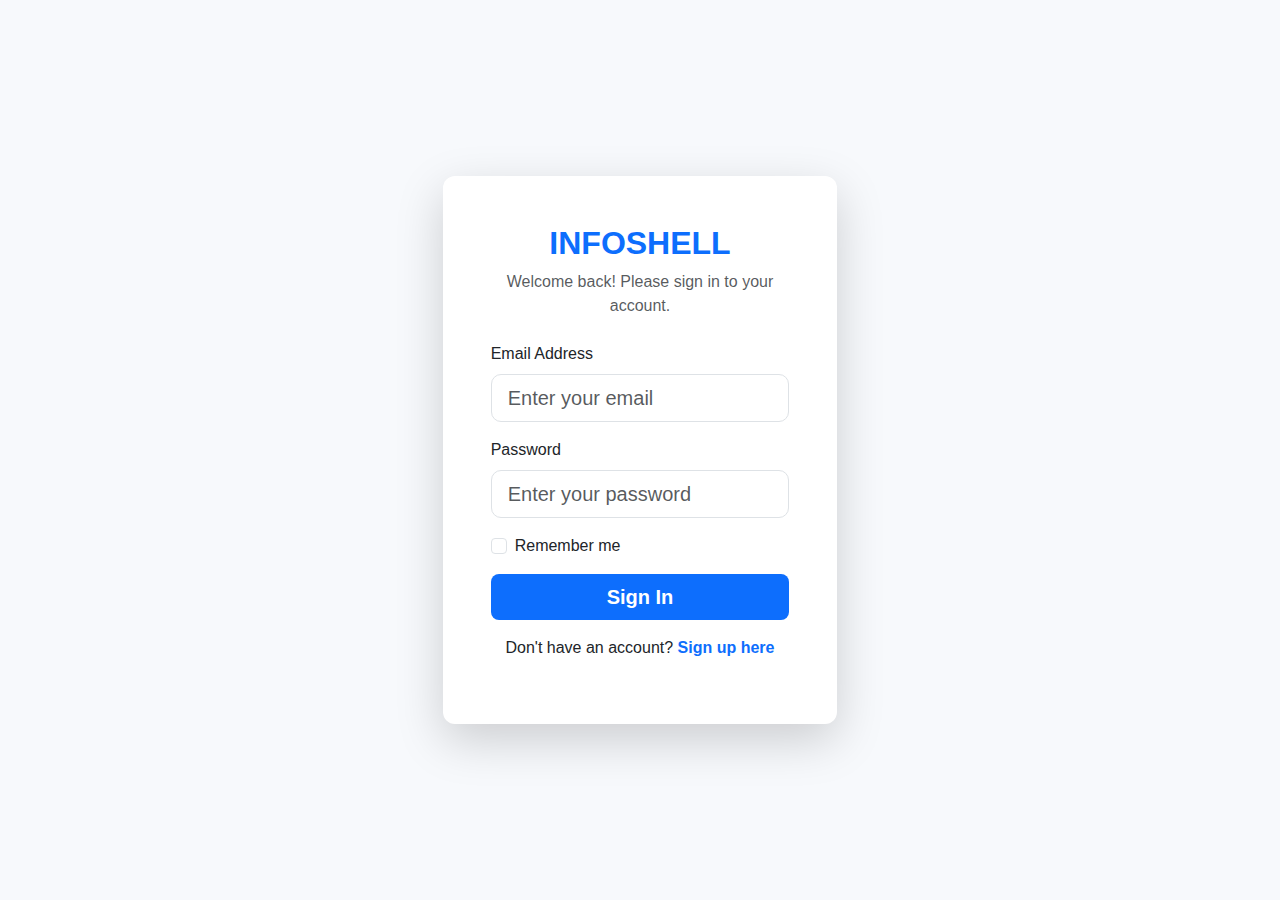
<file: index.html>
<!DOCTYPE html>
<html lang="en">
<head>
    <meta charset="UTF-8">
    <meta name="viewport" content="width=device-width, initial-scale=1.0">
    <title>INFOSHELL - Loading...</title>
    <link href="https://cdn.jsdelivr.net/npm/bootstrap@5.3.3/dist/css/bootstrap.min.css" rel="stylesheet">
    <link rel="stylesheet" href="styles.css">
</head>
<body>
    <div class="container-fluid vh-100 d-flex align-items-center justify-content-center">
        <div class="text-center">
            <div class="spinner-border text-primary" role="status" style="width: 3rem; height: 3rem;">
                <span class="visually-hidden">Loading...</span>
            </div>
            <h3 class="mt-3 text-primary">INFOSHELL</h3>
            <p class="text-muted">Checking authentication...</p>
        </div>
    </div>

    <script src="auth.js"></script>
    <script>
        // Redirect based on authentication status
        document.addEventListener('DOMContentLoaded', () => {
            if (checkAuth()) {
                window.location.href = 'main.html';
            } else {
                window.location.href = 'login.html';
            }
        });
    </script>
</body>
</html>
</file>
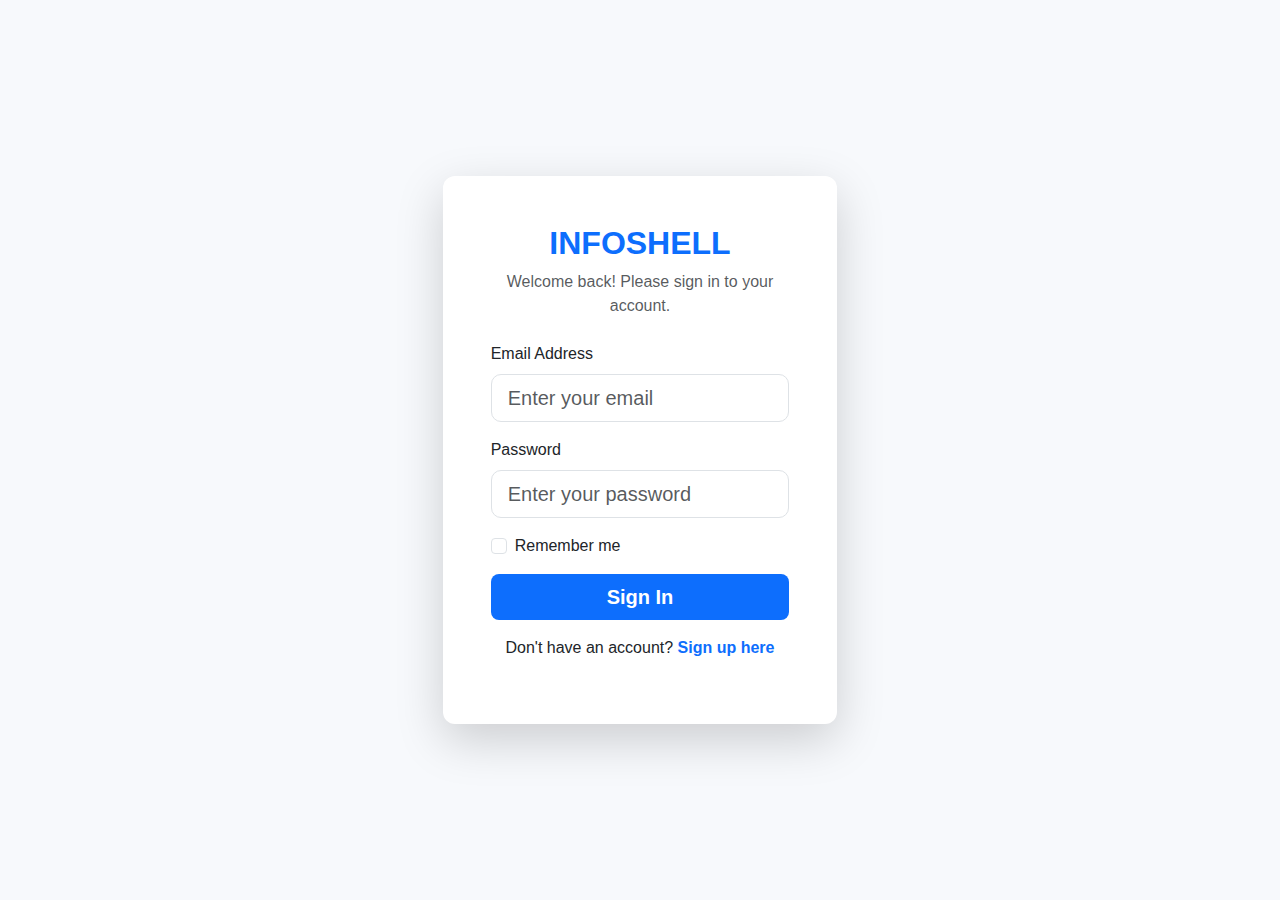
<file: about.html>
<!DOCTYPE html>
<html lang="en">
<head>
  <meta charset="UTF-8" />
  <meta name="viewport" content="width=device-width, initial-scale=1.0" />
  <title>About - INFOSHELL</title>
  <link href="https://cdn.jsdelivr.net/npm/bootstrap@5.3.3/dist/css/bootstrap.min.css" rel="stylesheet" />
  <link rel="stylesheet" href="styles.css" />
  <style>
    .hero-section {
      background: linear-gradient(135deg, rgba(102, 126, 234, 0.9), rgba(118, 75, 162, 0.9)), 
                  url('https://user-gen-media-assets.s3.amazonaws.com/gpt4o_images/a406b998-0759-4637-adfb-014c28c3beca.png') no-repeat center center/cover;
      color: white;
      padding: 120px 0;
      position: relative;
      overflow: hidden;
    }
    
    .hero-section::before {
      content: '';
      position: absolute;
      top: 0;
      left: 0;
      right: 0;
      bottom: 0;
      background: linear-gradient(45deg, rgba(0,0,0,0.1), rgba(255,255,255,0.1));
      pointer-events: none;
    }
    
    .hero-section .container {
      position: relative;
      z-index: 1;
    }
    
    .hero-section h1 {
      font-size: 3.5rem;
      font-weight: 700;
      margin-bottom: 1.5rem;
      text-shadow: 2px 2px 4px rgba(0,0,0,0.3);
    }
    
    .hero-section .lead {
      font-size: 1.4rem;
      font-weight: 300;
      text-shadow: 1px 1px 2px rgba(0,0,0,0.3);
    }
    
    .card-img-top {
      height: 120px;
      width: 120px;
      object-fit: contain;
      margin: 0 auto;
      display: block;
    }
    
    .card {
      transition: all 0.3s ease;
      border-radius: 15px;
      overflow: hidden;
    }
    
    .card:hover {
      transform: translateY(-10px);
      box-shadow: 0 15px 35px rgba(0,0,0,0.1);
    }
    
    .card-body {
      padding: 2rem;
    }
    
    .card-title {
      color: #667eea;
      font-weight: 600;
      margin-bottom: 1rem;
    }
    
    .carousel-item {
      min-height: 300px;
      padding: 3rem 2rem;
    }
    
    .blockquote {
      font-size: 1.3rem;
      font-style: italic;
      color: #2c3e50;
    }
    
    .blockquote-footer {
      font-size: 1rem;
      margin-top: 1rem;
    }
    
    .btn-primary {
      background: linear-gradient(45deg, #667eea, #764ba2);
      border: none;
      border-radius: 50px;
      padding: 0.75rem 2rem;
      transition: all 0.3s ease;
    }
    
    .btn-primary:hover {
      background: linear-gradient(45deg, #764ba2, #667eea);
      transform: translateY(-2px);
      box-shadow: 0 5px 15px rgba(0,0,0,0.2);
    }
    
    .section-divider {
      height: 4px;
      background: linear-gradient(90deg, #667eea, #764ba2);
      border: none;
      border-radius: 2px;
      width: 100px;
      margin: 0 auto 3rem;
    }
    
    .testimonial-section {
      background: linear-gradient(135deg, #f8f9fa, #e9ecef);
      position: relative;
    }
    
    .testimonial-section::before {
      content: '';
      position: absolute;
      top: 0;
      left: 0;
      right: 0;
      bottom: 0;
      background: url('data:image/svg+xml,<svg xmlns="http://www.w3.org/2000/svg" viewBox="0 0 100 100"><defs><pattern id="grain" width="100" height="100" patternUnits="userSpaceOnUse"><circle cx="50" cy="50" r="0.5" fill="%23ffffff" opacity="0.1"/></pattern></defs><rect width="100" height="100" fill="url(%23grain)"/></svg>');
      pointer-events: none;
    }
    
    .stats-section {
      background: linear-gradient(45deg, #667eea, #764ba2);
      color: white;
      padding: 4rem 0;
    }
    
    .stat-item {
      text-align: center;
      margin-bottom: 2rem;
    }
    
    .stat-number {
      font-size: 3rem;
      font-weight: 700;
      display: block;
    }
    
    .stat-label {
      font-size: 1.1rem;
      opacity: 0.9;
    }
    
    @media (max-width: 768px) {
      .hero-section h1 {
        font-size: 2.5rem;
      }
      
      .hero-section {
        padding: 80px 0;
      }
    }
  </style>
</head>
<body>
  <!-- Navbar -->
  <nav class="navbar navbar-expand-lg navbar-light bg-white shadow-sm sticky-top">
    <div class="container">
      <a class="navbar-brand fw-bold" href="main.html" style="color: #667eea; font-size: 1.5rem;">INFOSHELL</a>
      <button class="navbar-toggler" type="button" data-bs-toggle="collapse" data-bs-target="#navbarNav">
        <span class="navbar-toggler-icon"></span>
      </button>
      <div class="collapse navbar-collapse" id="navbarNav">
        <ul class="navbar-nav me-auto">
          <li class="nav-item"><a class="nav-link" href="main.html">Home</a></li>
          <li class="nav-item"><a class="nav-link active" href="about.html">About</a></li>
          <li class="nav-item"><a class="nav-link" href="contact.html">Contact</a></li>
        </ul>
        <ul class="navbar-nav">
          <li class="nav-item dropdown">
            <a class="nav-link dropdown-toggle" href="#" id="navbarDropdown" role="button" data-bs-toggle="dropdown">
              <span id="userWelcome">Welcome, User!</span>
            </a>
            <ul class="dropdown-menu dropdown-menu-end">
              <li><a class="dropdown-item" href="#" id="profileLink">Profile</a></li>
              <li><hr class="dropdown-divider" /></li>
              <li><a class="dropdown-item" href="#" id="logoutBtn">Logout</a></li>
            </ul>
          </li>
        </ul>
      </div>
    </div>
  </nav>

  <!-- Enhanced Hero Banner -->
  <section class="hero-section text-center">
    <div class="container">
      <h1 class="animate__animated animate__fadeInUp">About INFOSHELL</h1>
      <p class="lead mb-4 animate__animated animate__fadeInUp animate__delay-1s">
        Empowering innovation with responsive and intuitive web experiences that transform digital landscapes.
      </p>
      <p class="mb-4 animate__animated animate__fadeInUp animate__delay-2s" style="font-size: 1.1rem; opacity: 0.9;">
        We craft digital solutions that bridge the gap between technology and human experience.
      </p>
      <a href="#about-content" class="btn btn-primary btn-lg animate__animated animate__fadeInUp animate__delay-3s">
        Discover Our Story
      </a>
    </div>
  </section>

  <!-- Stats Section -->
  <section class="stats-section">
    <div class="container">
      <div class="row">
        <div class="col-md-3 col-6">
          <div class="stat-item">
            <span class="stat-number">50+</span>
            <span class="stat-label">Happy Clients</span>
          </div>
        </div>
        <div class="col-md-3 col-6">
          <div class="stat-item">
            <span class="stat-number">100+</span>
            <span class="stat-label">Projects Completed</span>
          </div>
        </div>
        <div class="col-md-3 col-6">
          <div class="stat-item">
            <span class="stat-number">5+</span>
            <span class="stat-label">Years Experience</span>
          </div>
        </div>
        <div class="col-md-3 col-6">
          <div class="stat-item">
            <span class="stat-number">24/7</span>
            <span class="stat-label">Support Available</span>
          </div>
        </div>
      </div>
    </div>
  </section>

  <!-- Enhanced About Info Cards -->
  <section class="py-5" id="about-content">
    <div class="container">
      <div class="text-center mb-5">
        <h2 class="display-5 fw-bold mb-3" style="color: #2c3e50;">What Drives Us Forward</h2>
        <hr class="section-divider">
        <p class="lead text-muted">Our foundation is built on three core principles that guide every project we undertake.</p>
      </div>
      
      <div class="row g-4">
        <div class="col-md-4">
          <div class="card border-0 shadow-sm text-center h-100">
            <div class="card-body">
              <img src="https://user-gen-media-assets.s3.amazonaws.com/gpt4o_images/2b5a998f-f281-4563-84fd-f871f925b3e0.png" 
                   class="card-img-top p-4" alt="Our Purpose" />
              <h4 class="card-title">Our Purpose</h4>
              <p class="card-text">We focus on creating user-friendly, responsive websites using Bootstrap 5 and modern technologies to meet evolving design needs and exceed client expectations.</p>
              <div class="mt-3">
                <small class="text-muted">
                  <i class="bi bi-target"></i> Goal-Oriented Solutions
                </small>
              </div>
            </div>
          </div>
        </div>
        
        <div class="col-md-4">
          <div class="card border-0 shadow-sm text-center h-100">
            <div class="card-body">
              <img src="https://user-gen-media-assets.s3.amazonaws.com/gpt4o_images/30a89bb8-9298-4fc2-9efb-9e492e130080.png" 
                   class="card-img-top p-4" alt="Our Approach" />
              <h4 class="card-title">Our Approach</h4>
              <p class="card-text">We combine clean coding practices with dynamic layouts and collaborative methodologies to deliver seamless user experiences that perform flawlessly across all devices.</p>
              <div class="mt-3">
                <small class="text-muted">
                  <i class="bi bi-puzzle"></i> Collaborative Excellence
                </small>
              </div>
            </div>
          </div>
        </div>
        
        <div class="col-md-4">
          <div class="card border-0 shadow-sm text-center h-100">
            <div class="card-body">
              <img src="https://user-gen-media-assets.s3.amazonaws.com/gpt4o_images/013b7bc5-cb38-4d68-bb43-6b837d3149c2.png" 
                   class="card-img-top p-4" alt="Our Values" />
              <h4 class="card-title">Our Values</h4>
              <p class="card-text">Integrity, innovation, and collaboration are at the heart of everything we build and deliver. We believe in transparent communication and sustainable solutions.</p>
              <div class="mt-3">
                <small class="text-muted">
                  <i class="bi bi-handshake"></i> Trust & Reliability
                </small>
              </div>
            </div>
          </div>
        </div>
      </div>
    </div>
  </section>

  <!-- Enhanced Testimonials Section -->
  <section class="testimonial-section py-5">
    <div class="container">
      <div class="text-center mb-5">
        <h2 class="display-5 fw-bold mb-3" style="color: #2c3e50;">What Our Clients Say</h2>
        <hr class="section-divider">
        <p class="lead text-muted">Real feedback from real clients who've experienced the INFOSHELL difference.</p>
      </div>
      
      <div id="testimonialCarousel" class="carousel slide" data-bs-ride="carousel" data-bs-interval="5000">
        <div class="carousel-indicators">
          <button type="button" data-bs-target="#testimonialCarousel" data-bs-slide-to="0" class="active"></button>
          <button type="button" data-bs-target="#testimonialCarousel" data-bs-slide-to="1"></button>
          <button type="button" data-bs-target="#testimonialCarousel" data-bs-slide-to="2"></button>
        </div>
        
        <div class="carousel-inner text-center">
          <div class="carousel-item active">
            <div class="container">
              <div class="row justify-content-center">
                <div class="col-lg-8">
                  <blockquote class="blockquote">
                    <p class="mb-4">"INFOSHELL delivered a beautiful website ahead of schedule. Their team is professional, detail-oriented, and truly understands modern web development. The responsive design works flawlessly across all our devices."</p>
                    <footer class="blockquote-footer">
                      <strong>Antony</strong>, CEO at <cite title="Company A">TechNova</cite>
                      <div class="mt-2">
                        <span class="text-warning">★★★★★</span>
                      </div>
                    </footer>
                  </blockquote>
                </div>
              </div>
            </div>
          </div>
          
          <div class="carousel-item">
            <div class="container">
              <div class="row justify-content-center">
                <div class="col-lg-8">
                  <blockquote class="blockquote">
                    <p class="mb-4">"We loved the responsiveness and clean design. Perfect for our brand! The Bootstrap 5 implementation was seamless, and the site loads incredibly fast. Our user engagement has increased by 40% since launch."</p>
                    <footer class="blockquote-footer">
                      <strong>G Shiva Sai</strong>, Marketing Director at <cite title="Company B">EduSpark</cite>
                      <div class="mt-2">
                        <span class="text-warning">★★★★★</span>
                      </div>
                    </footer>
                  </blockquote>
                </div>
              </div>
            </div>
          </div>
          
          <div class="carousel-item">
            <div class="container">
              <div class="row justify-content-center">
                <div class="col-lg-8">
                  <blockquote class="blockquote">
                    <p class="mb-4">"Their UI/UX understanding is top-notch. Highly recommended for any startup looking to make a strong digital impression. The collaborative approach and attention to detail exceeded our expectations completely."</p>
                    <footer class="blockquote-footer">
                      <strong>Priya S.</strong>, Founder at <cite title="Company C">HealthHive</cite>
                      <div class="mt-2">
                        <span class="text-warning">★★★★★</span>
                      </div>
                    </footer>
                  </blockquote>
                </div>
              </div>
            </div>
          </div>
        </div>
        
        <button class="carousel-control-prev" type="button" data-bs-target="#testimonialCarousel" data-bs-slide="prev">
          <span class="carousel-control-prev-icon" style="filter: invert(1);"></span>
          <span class="visually-hidden">Previous</span>
        </button>
        <button class="carousel-control-next" type="button" data-bs-target="#testimonialCarousel" data-bs-slide="next">
          <span class="carousel-control-next-icon" style="filter: invert(1);"></span>
          <span class="visually-hidden">Next</span>
        </button>
      </div>
    </div>
  </section>

  <!-- Call to Action Section -->
  <section class="py-5">
    <div class="container">
      <div class="row justify-content-center">
        <div class="col-lg-8 text-center">
          <h2 class="display-6 fw-bold mb-4" style="color: #2c3e50;">Ready to Start Your Project?</h2>
          <p class="lead text-muted mb-4">
            Let's collaborate to bring your vision to life with cutting-edge web solutions that deliver results.
          </p>
          <div class="d-flex flex-column flex-sm-row gap-3 justify-content-center">
            <a href="contact.html" class="btn btn-primary btn-lg px-4">Get Started Today</a>
            <a href="#" class="btn btn-outline-primary btn-lg px-4">View Our Portfolio</a>
          </div>
        </div>
      </div>
    </div>
  </section>

  <!-- Footer -->
  <footer class="bg-dark text-white text-center py-4">
    <div class="container">
      <div class="row">
        <div class="col-md-6 text-md-start">
          <p class="mb-0">&copy; 2025 INFOSHELL. All rights reserved.</p>
        </div>
        <div class="col-md-6 text-md-end">
          <div class="social-links">
            <a href="#" class="text-white me-3"><i class="bi bi-linkedin"></i></a>
            <a href="#" class="text-white me-3"><i class="bi bi-twitter"></i></a>
            <a href="#" class="text-white me-3"><i class="bi bi-github"></i></a>
            <a href="#" class="text-white"><i class="bi bi-envelope"></i></a>
          </div>
        </div>
      </div>
    </div>
  </footer>

  <!-- Scripts -->
  <script src="https://cdn.jsdelivr.net/npm/bootstrap@5.3.3/dist/js/bootstrap.bundle.min.js"></script>
  <script src="auth.js"></script>
  <script src="scripts.js"></script>
  
  <!-- Add smooth scrolling and animation effects -->
  <script>
    // Smooth scrolling for anchor links
    document.querySelectorAll('a[href^="#"]').forEach(anchor => {
      anchor.addEventListener('click', function (e) {
        e.preventDefault();
        document.querySelector(this.getAttribute('href')).scrollIntoView({
          behavior: 'smooth'
        });
      });
    });

    // Add scroll-triggered animations
    const observerOptions = {
      threshold: 0.1,
      rootMargin: '0px 0px -50px 0px'
    };

    const observer = new IntersectionObserver((entries) => {
      entries.forEach(entry => {
        if (entry.isIntersecting) {
          entry.target.style.opacity = '1';
          entry.target.style.transform = 'translateY(0)';
        }
      });
    }, observerOptions);

    // Observe cards for animation
    document.querySelectorAll('.card').forEach(card => {
      card.style.opacity = '0';
      card.style.transform = 'translateY(30px)';
      card.style.transition = 'opacity 0.6s ease, transform 0.6s ease';
      observer.observe(card);
    });
  </script>
</body>
</html>
</file>
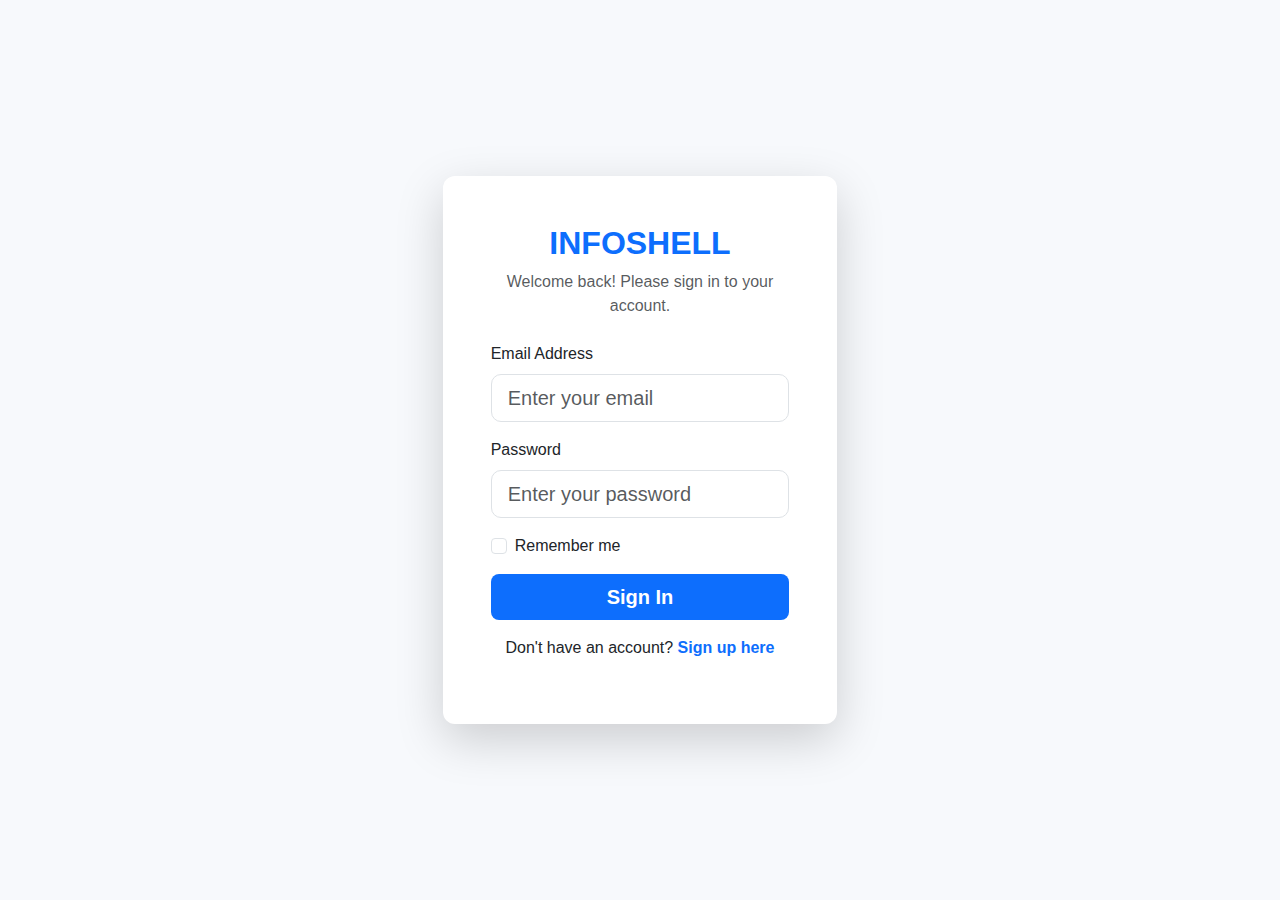
<file: contact.html>
<!DOCTYPE html>
<html lang="en">
<head>
  <meta charset="UTF-8" />
  <meta name="viewport" content="width=device-width, initial-scale=1.0"/>
  <title>Contact - INFOSHELL</title>
  <link href="https://cdn.jsdelivr.net/npm/bootstrap@5.3.3/dist/css/bootstrap.min.css" rel="stylesheet"/>
  <link rel="stylesheet" href="styles.css" />
  <style>
    .hero-contact {
      background: linear-gradient(135deg, rgba(102, 126, 234, 0.9), rgba(118, 75, 162, 0.9)), 
                  url('https://user-gen-media-assets.s3.amazonaws.com/gpt4o_images/992b52ef-5259-4c26-89ed-f96125fbe9da.png') no-repeat center center/cover;
      color: white;
      padding: 100px 0;
      position: relative;
    }

    .hero-contact::before {
      content: '';
      position: absolute;
      top: 0;
      left: 0;
      right: 0;
      bottom: 0;
      background: linear-gradient(45deg, rgba(0,0,0,0.1), rgba(255,255,255,0.1));
      pointer-events: none;
    }

    .hero-contact .container {
      position: relative;
      z-index: 1;
    }

    .hero-contact h1 {
      font-size: 3rem;
      font-weight: bold;
    }

    .card-hover {
      transition: all 0.3s ease;
      border-radius: 15px;
    }

    .card-hover:hover {
      transform: translateY(-5px);
      box-shadow: 0 10px 25px rgba(0,0,0,0.1);
    }

    .form-control, textarea {
      border-radius: 10px;
    }

    .btn-primary {
      background: linear-gradient(45deg, #667eea, #764ba2);
      border: none;
      border-radius: 50px;
    }

    .btn-primary:hover {
      background: linear-gradient(45deg, #764ba2, #667eea);
      transform: translateY(-2px);
      box-shadow: 0 5px 15px rgba(0,0,0,0.2);
    }
  </style>
</head>
<body>
  <!-- Navbar -->
  <nav class="navbar navbar-expand-lg navbar-light bg-white shadow-sm sticky-top">
    <div class="container">
      <a class="navbar-brand fw-bold" href="main.html" style="color: #667eea; font-size: 1.5rem;">INFOSHELL</a>
      <button class="navbar-toggler" type="button" data-bs-toggle="collapse" data-bs-target="#navbarNav">
        <span class="navbar-toggler-icon"></span>
      </button>
      <div class="collapse navbar-collapse" id="navbarNav">
        <ul class="navbar-nav me-auto">
          <li class="nav-item"><a class="nav-link" href="main.html">Home</a></li>
          <li class="nav-item"><a class="nav-link" href="about.html">About</a></li>
          <li class="nav-item"><a class="nav-link active" href="contact.html">Contact</a></li>
        </ul>
        <ul class="navbar-nav">
          <li class="nav-item dropdown">
            <a class="nav-link dropdown-toggle" href="#" id="navbarDropdown" role="button" data-bs-toggle="dropdown">
              <span id="userWelcome">Welcome, User!</span>
            </a>
            <ul class="dropdown-menu dropdown-menu-end">
              <li><a class="dropdown-item" href="#" id="profileLink">Profile</a></li>
              <li><hr class="dropdown-divider" /></li>
              <li><a class="dropdown-item" href="#" id="logoutBtn">Logout</a></li>
            </ul>
          </li>
        </ul>
      </div>
    </div>
  </nav>

  <!-- Hero Section -->
  <section class="hero-contact text-center">
    <div class="container">
      <h1 class="animate__animated animate__fadeInUp">Get in Touch</h1>
      <p class="lead animate__animated animate__fadeInUp animate__delay-1s">We'd love to hear from you. Reach out and we'll respond as soon as we can.</p>
    </div>
  </section>

  <!-- Contact Form & Map -->
  <section class="py-5">
    <div class="container py-5">
      <div class="row g-5">
        <!-- Contact Form -->
        <div class="col-lg-6">
          <h2 class="mb-4" style="color: #2c3e50;">Send Us a Message</h2>
          <form id="contactForm">
            <div class="mb-3">
              <label for="name" class="form-label">Name</label>
              <input type="text" class="form-control" id="name" placeholder="Your Name" required />
            </div>
            <div class="mb-3">
              <label for="email" class="form-label">Email</label>
              <input type="email" class="form-control" id="email" placeholder="Your Email" required />
            </div>
            <div class="mb-3">
              <label for="message" class="form-label">Message</label>
              <textarea class="form-control" id="message" rows="5" placeholder="Your Message" required></textarea>
            </div>
            <button type="submit" class="btn btn-primary w-100">Send Message</button>
          </form>
        </div>

        <!-- Embedded Map -->
        <div class="col-lg-6">
          <h2 class="mb-4" style="color: #2c3e50;">Find Us Here</h2>
          <div class="ratio ratio-4x3 shadow rounded">
            <iframe
              src="https://www.google.com/maps/embed?pb=!1m18!1m12!1m3!1d387190.2798896496!2d-74.25987568760767!3d40.69767006365347!2m3!1f0!2f0!3f0!3m2!1i1024!2i768!4f13.1!3m3!1m2!1s0x89c250bd7c07ff7f%3A0xe5ffb2d6c40f6b5b!2sNew%20York%2C%20USA!5e0!3m2!1sen!2sin!4v1691661189090!5m2!1sen!2sin"
              width="600"
              height="450"
              style="border:0;"
              allowfullscreen=""
              loading="lazy"
              referrerpolicy="no-referrer-when-downgrade"></iframe>
          </div>
        </div>
      </div>
    </div>
  </section>

  <!-- Contact Options Section -->
  <section class="py-5 bg-light">
    <div class="container">
      <div class="text-center mb-5">
        <h2 class="mb-3" style="color: #2c3e50;">Why Reach Out to Us?</h2>
        <p class="lead text-muted">Our team is dedicated to providing exceptional service. By contacting us, you can:</p>
      </div>

      <div class="row g-4">
        <!-- Call Us -->
        <div class="col-md-4">
          <div class="p-4 border rounded h-100 text-center card-hover">
            <div class="display-6 mb-2">📞</div>
            <h5>Call Us</h5>
            <p>+91 98765 43210</p>
            <small class="text-muted">Available Mon–Sat, 9AM–6PM</small>
          </div>
        </div>

        <!-- Email Us -->
        <div class="col-md-4">
          <div class="p-4 border rounded h-100 text-center card-hover">
            <div class="display-6 mb-2">📧</div>
            <h5>Email Us</h5>
            <p>support@InfosheSolutions.com</p>
            <small class="text-muted">We reply within 24 hours</small>
          </div>
        </div>

        <!-- Visit Us -->
        <div class="col-md-4">
          <div class="p-4 border rounded h-100 text-center card-hover">
            <div class="display-6 mb-2">📍</div>
            <h5>Visit Us</h5>
            <p>123 Main Street, Hyderabad, India</p>
            <small class="text-muted">We're happy to welcome you</small>
          </div>
        </div>
      </div>
    </div>
  </section>

  <!-- Footer -->
  <footer class="bg-dark text-white text-center py-4">
    <div class="container">
      <div class="row">
        <div class="col-md-6 text-md-start">
          <p class="mb-0">&copy; 2025 INFOSHELL. All rights reserved.</p>
        </div>
        <div class="col-md-6 text-md-end">
          <div class="social-links">
            <a href="#" class="text-white me-3"><i class="bi bi-linkedin"></i></a>
            <a href="#" class="text-white me-3"><i class="bi bi-twitter"></i></a>
            <a href="#" class="text-white me-3"><i class="bi bi-github"></i></a>
            <a href="#" class="text-white"><i class="bi bi-envelope"></i></a>
          </div>
        </div>
      </div>
    </div>
  </footer>

  <!-- Scripts -->
  <script src="https://cdn.jsdelivr.net/npm/bootstrap@5.3.3/dist/js/bootstrap.bundle.min.js"></script>
  <script src="auth.js"></script>
  <script src="scripts.js"></script>
</body>
</html>
</file>
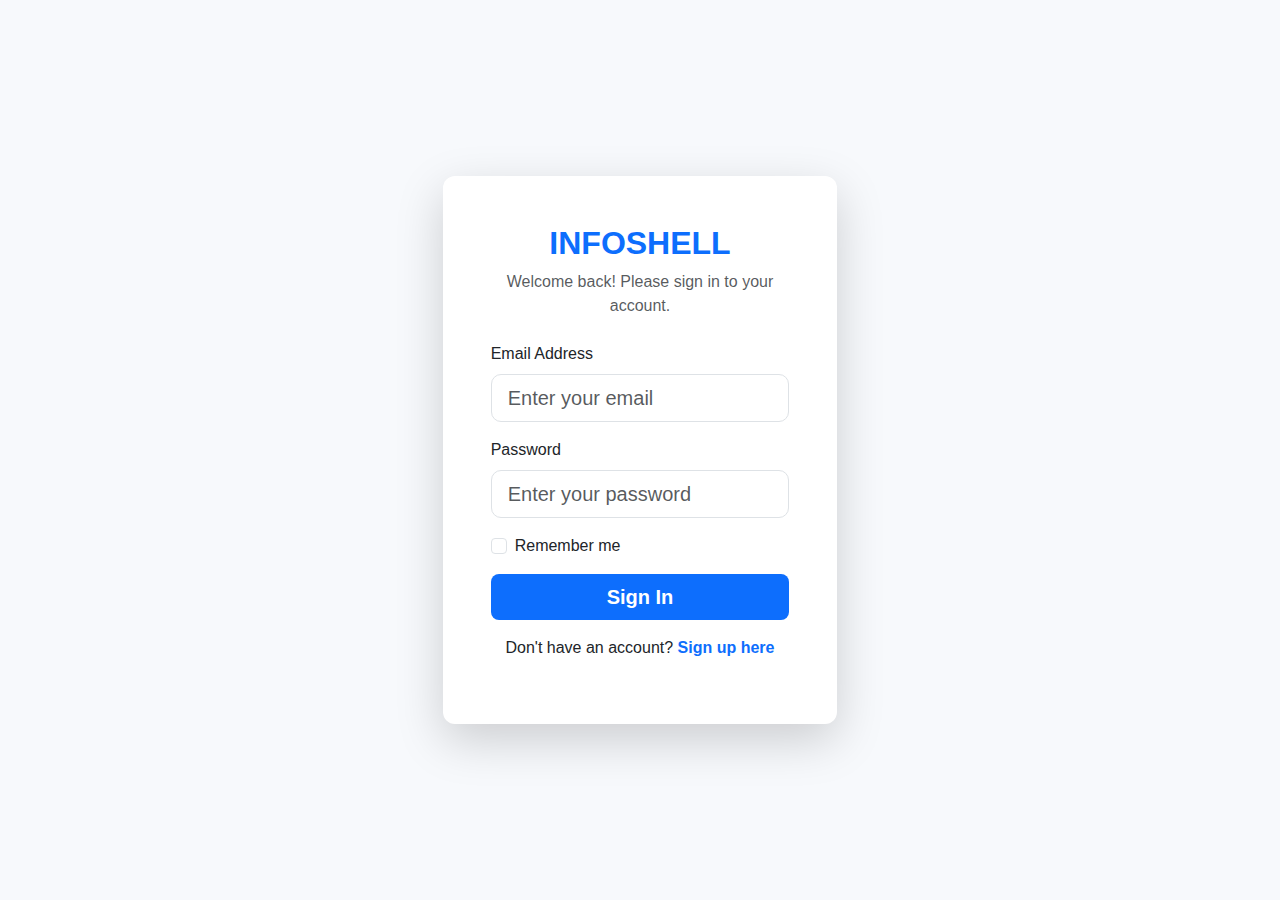
<file: login.html>
<!DOCTYPE html>
<html lang="en">
<head>
    <meta charset="UTF-8">
    <meta name="viewport" content="width=device-width, initial-scale=1.0">
    <title>INFOSHELL - Login</title>
    <link href="https://cdn.jsdelivr.net/npm/bootstrap@5.3.3/dist/css/bootstrap.min.css" rel="stylesheet">
    <link rel="stylesheet" href="styles.css">
</head>
<body>
    <div class="container-fluid vh-100 d-flex align-items-center justify-content-center">
        <div class="row w-100 justify-content-center">
            <div class="col-lg-4 col-md-6 col-sm-8">
                <div class="card border-0 shadow-lg">
                    <div class="card-body p-5">
                        <div class="text-center mb-4">
                            <h2 class="fw-bold text-primary">INFOSHELL</h2>
                            <p class="text-muted">Welcome back! Please sign in to your account.</p>
                        </div>

                        <form id="loginForm">
                            <div class="mb-3">
                                <label for="loginEmail" class="form-label">Email Address</label>
                                <input type="email" class="form-control form-control-lg" id="loginEmail" placeholder="Enter your email" required>
                            </div>

                            <div class="mb-3">
                                <label for="loginPassword" class="form-label">Password</label>
                                <input type="password" class="form-control form-control-lg" id="loginPassword" placeholder="Enter your password" required>
                            </div>

                            <div class="mb-3 form-check">
                                <input type="checkbox" class="form-check-input" id="rememberMe">
                                <label class="form-check-label" for="rememberMe">
                                    Remember me
                                </label>
                            </div>

                            <button type="submit" class="btn btn-primary btn-lg w-100 mb-3">Sign In</button>

                            <div class="text-center">
                                <p class="mb-0">Don't have an account? 
                                    <a href="signup.html" class="text-decoration-none fw-bold">Sign up here</a>
                                </p>
                            </div>
                        </form>

                        <div id="loginMessage" class="mt-3"></div>
                    </div>
                </div>
            </div>
        </div>
    </div>

    <script src="https://cdn.jsdelivr.net/npm/bootstrap@5.3.3/dist/js/bootstrap.bundle.min.js"></script>
    <script src="auth.js"></script>
</body>
</html>
</file>
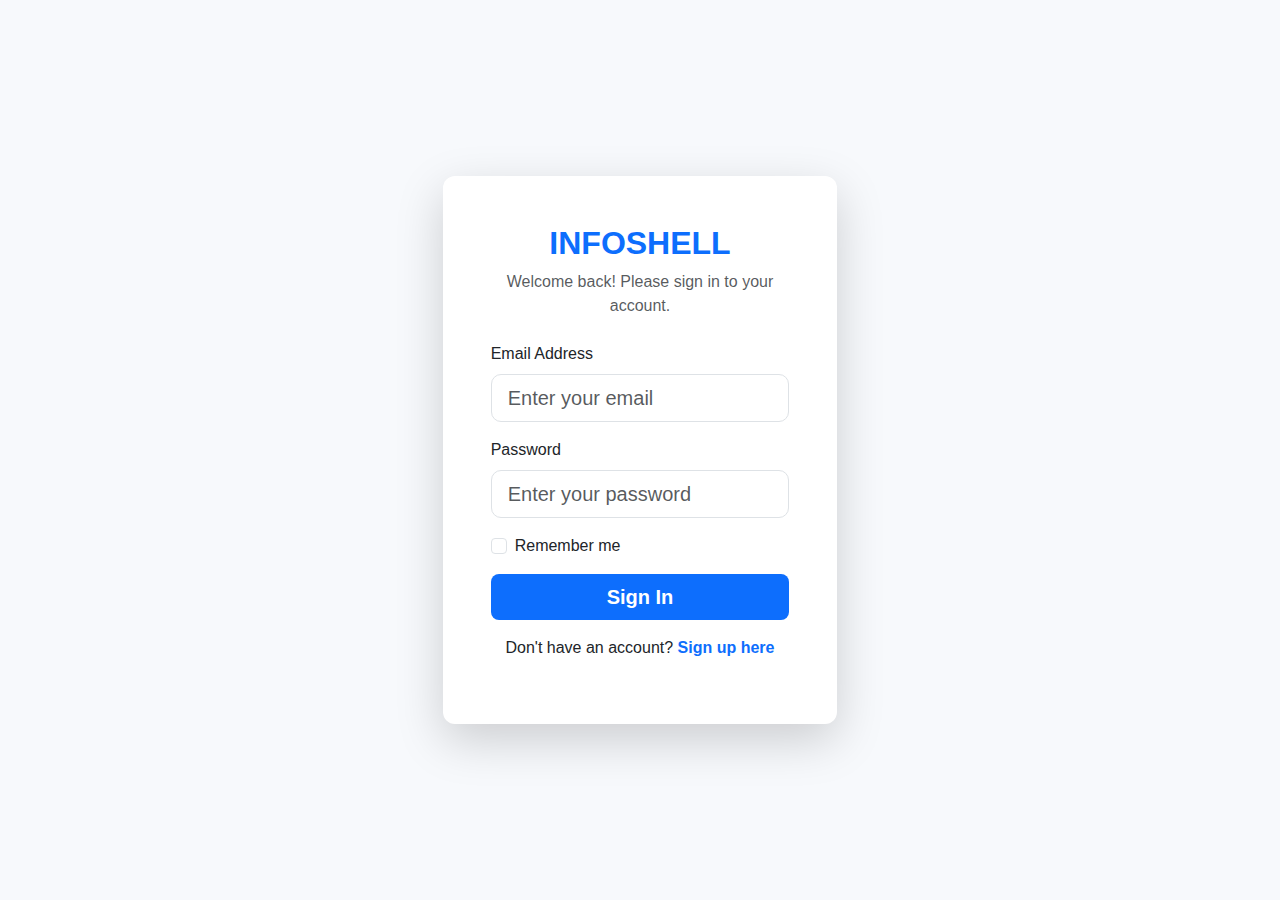
<file: main.html>
<!DOCTYPE html>
<html lang="en">
<head>
    <meta charset="UTF-8">
    <meta name="viewport" content="width=device-width, initial-scale=1.0">
    <title>Modern Bootstrap - Home</title>
    <link href="https://cdn.jsdelivr.net/npm/bootstrap@5.3.3/dist/css/bootstrap.min.css" rel="stylesheet">
    <link rel="stylesheet" href="styles.css">
</head>
<body>
    <nav class="navbar navbar-expand-lg navbar-light bg-white shadow-sm">
        <div class="container">
            <a class="navbar-brand" href="main.html">INFOSHELL</a>
            <button class="navbar-toggler" type="button" data-bs-toggle="collapse" data-bs-target="#navbarNav" aria-controls="navbarNav" aria-expanded="false" aria-label="Toggle navigation">
                <span class="navbar-toggler-icon"></span>
            </button>
            <div class="collapse navbar-collapse" id="navbarNav">
                <ul class="navbar-nav me-auto">
                    <li class="nav-item"><a class="nav-link active" href="main.html">Home</a></li>
                    <li class="nav-item"><a class="nav-link" href="about.html">About</a></li>
                    <li class="nav-item"><a class="nav-link" href="contact.html">Contact</a></li>
                </ul>
                <ul class="navbar-nav">
                    <li class="nav-item dropdown">
                        <a class="nav-link dropdown-toggle" href="#" id="navbarDropdown" role="button" data-bs-toggle="dropdown" aria-expanded="false">
                            <span id="userWelcome">Welcome, User!</span>
                        </a>
                        <ul class="dropdown-menu dropdown-menu-end" aria-labelledby="navbarDropdown">
                            <li><a class="dropdown-item" href="#" id="profileLink">Profile</a></li>
                            <li><hr class="dropdown-divider"></li>
                            <li><a class="dropdown-item" href="#" id="logoutBtn">Logout</a></li>
                        </ul>
                    </li>
                </ul>
            </div>
        </div>
    </nav>

    <!-- Updated Hero Section with New Background -->
    <section class="hero text-white text-center d-flex align-items-center position-relative" style="min-height: 60vh;">
        <!-- Background Image -->
        <div class="position-absolute w-100 h-100" 
             style="background: linear-gradient(135deg, #667eea 0%, #764ba2 100%), 
                    url('https://user-gen-media-assets.s3.amazonaws.com/gpt4o_images/ff2cab29-a63d-4cd5-a181-35ef42098764.png') center/cover no-repeat; 
                    background-blend-mode: overlay; 
                    opacity: 0.9;">
        </div>
        <!-- Content -->
        <div class="container py-5 position-relative" style="background-color: rgba(0, 0, 0, 0.4); border-radius: 15px; backdrop-filter: blur(10px);">
            <h1 class="display-4 fw-bold mb-4">Welcome to INFOSHELL</h1>
            <p class="lead mb-4">A sleek, responsive website crafted with Bootstrap 5</p>
            <p class="mb-4">Experience modern web development with cutting-edge design and seamless functionality</p>
            <a href="#features" class="btn btn-primary btn-lg mt-3 px-5 py-3">Learn More</a>
        </div>
    </section>

    <section id="features" class="py-5">
        <div class="container">
            <h2 class="text-center mb-5">Our Features</h2>
            <div class="row g-4">
                <!-- Updated Responsive Card with New Image -->
                <div class="col-md-4">
                    <div class="card h-100 border-0 shadow-sm text-center card-hover">
                        <div class="card-img-container p-4" style="background: linear-gradient(45deg, #f8f9fa, #e9ecef);">
                            <img src="https://user-gen-media-assets.s3.amazonaws.com/gpt4o_images/0653baad-6d51-4a65-862b-7bfd3eb15d1b.png" 
                                 class="card-img-top" 
                                 alt="Responsive Design" 
                                 style="width: 96px; height: 96px; object-fit: contain; margin: 0 auto; display: block;">
                        </div>
                        <div class="card-body">
                            <h5 class="card-title fw-bold text-primary">Responsive</h5>
                            <p class="card-text">Adapts perfectly to any device or screen size with fluid layouts and optimized performance.</p>
                            <div class="mt-3">
                                <small class="text-muted">
                                    <i class="bi bi-check-circle text-success"></i> Mobile-First Design
                                </small>
                            </div>
                        </div>
                    </div>
                </div>
                
                <div class="col-md-4">
                    <div class="card h-100 border-0 shadow-sm text-center card-hover">
                        <div class="card-img-container p-4" style="background: linear-gradient(45deg, #f8f9fa, #e9ecef);">
                            <img src="https://img.icons8.com/fluency/96/design.png" 
                                 class="card-img-top" 
                                 alt="Modern Design"
                                 style="width: 96px; height: 96px; object-fit: contain; margin: 0 auto; display: block;">
                        </div>
                        <div class="card-body">
                            <h5 class="card-title fw-bold text-primary">Modern Design</h5>
                            <p class="card-text">Clean and visually appealing UI that follows the latest design trends and user experience principles.</p>
                            <div class="mt-3">
                                <small class="text-muted">
                                    <i class="bi bi-palette text-warning"></i> Contemporary Aesthetics
                                </small>
                            </div>
                        </div>
                    </div>
                </div>
                
                <div class="col-md-4">
                    <div class="card h-100 border-0 shadow-sm text-center card-hover">
                        <div class="card-img-container p-4" style="background: linear-gradient(45deg, #f8f9fa, #e9ecef);">
                            <img src="https://img.icons8.com/fluency/96/speed.png" 
                                 class="card-img-top" 
                                 alt="Fast & Simple"
                                 style="width: 96px; height: 96px; object-fit: contain; margin: 0 auto; display: block;">
                        </div>
                        <div class="card-body">
                            <h5 class="card-title fw-bold text-primary">Fast & Simple</h5>
                            <p class="card-text">Optimized for performance and ease of use with lightning-fast load times and intuitive navigation.</p>
                            <div class="mt-3">
                                <small class="text-muted">
                                    <i class="bi bi-lightning text-info"></i> Lightning Speed
                                </small>
                            </div>
                        </div>
                    </div>
                </div>
            </div>
        </div>
    </section>

    <footer class="bg-dark text-white text-center py-4">
        <div class="container">
            <p class="mb-0">&copy; 2025 INFOSHELL. All rights reserved.</p>
        </div>
    </footer>

    <script src="https://cdn.jsdelivr.net/npm/bootstrap@5.3.3/dist/js/bootstrap.bundle.min.js"></script>
    <script src="auth.js"></script>
    <script src="scripts.js"></script>

    <style>
        .card-hover {
            transition: all 0.3s ease;
        }
        
        .card-hover:hover {
            transform: translateY(-5px);
            box-shadow: 0 8px 25px rgba(0,0,0,0.15) !important;
        }
        
        .hero {
            position: relative;
            overflow: hidden;
        }
        
        .card-img-container {
            border-radius: 15px 15px 0 0;
        }
        
        .btn-primary {
            background: linear-gradient(45deg, #667eea, #764ba2);
            border: none;
            border-radius: 50px;
            transition: all 0.3s ease;
        }
        
        .btn-primary:hover {
            background: linear-gradient(45deg, #764ba2, #667eea);
            transform: translateY(-2px);
            box-shadow: 0 5px 15px rgba(0,0,0,0.2);
        }
    </style>
</body>
</html>
</file>
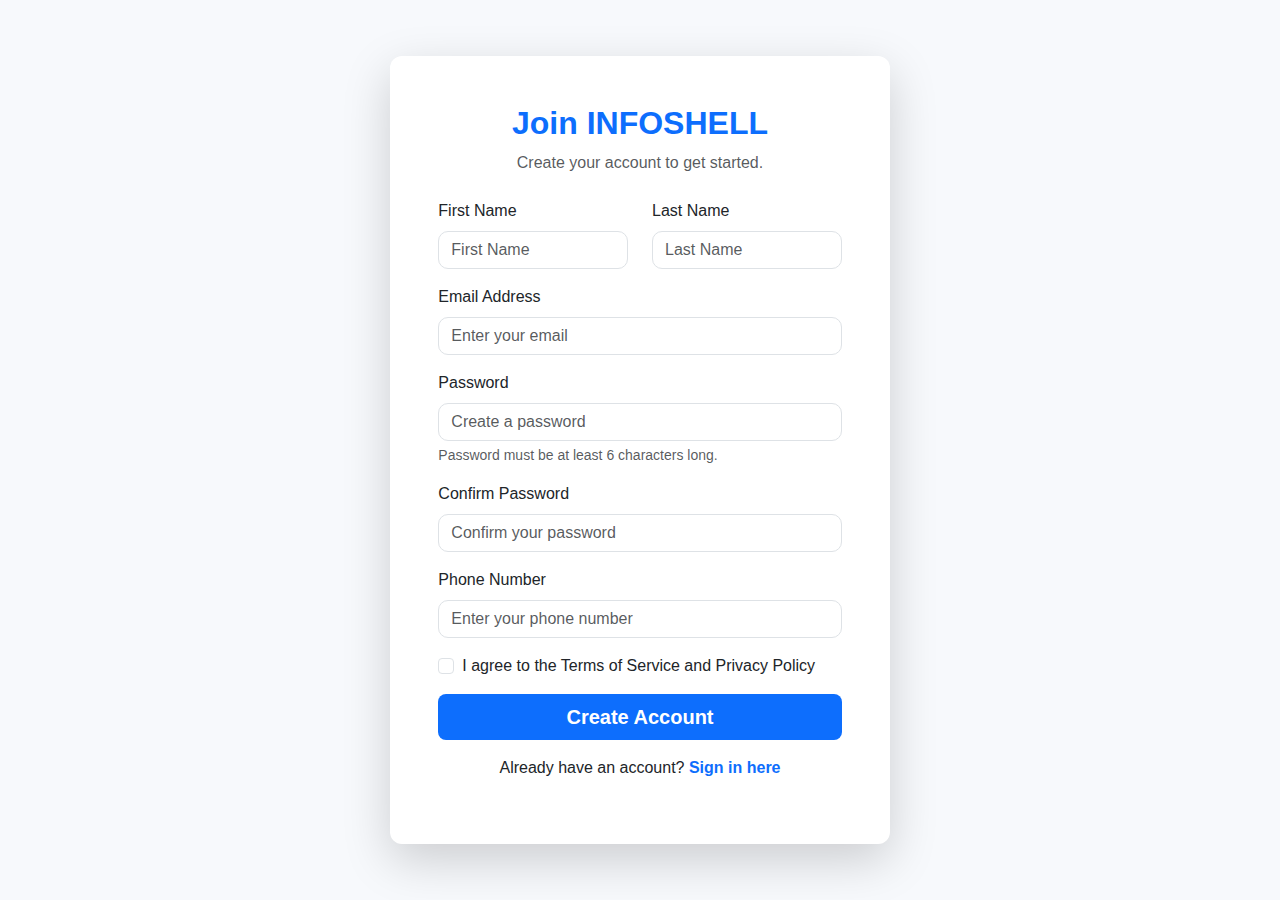
<file: signup.html>
<!DOCTYPE html>
<html lang="en">
<head>
    <meta charset="UTF-8">
    <meta name="viewport" content="width=device-width, initial-scale=1.0">
    <title>INFOSHELL - Sign Up</title>
    <link href="https://cdn.jsdelivr.net/npm/bootstrap@5.3.3/dist/css/bootstrap.min.css" rel="stylesheet">
    <link rel="stylesheet" href="styles.css">
</head>
<body>
    <div class="container-fluid vh-100 d-flex align-items-center justify-content-center py-4">
        <div class="row w-100 justify-content-center">
            <div class="col-lg-5 col-md-7 col-sm-10">
                <div class="card border-0 shadow-lg">
                    <div class="card-body p-5">
                        <div class="text-center mb-4">
                            <h2 class="fw-bold text-primary">Join INFOSHELL</h2>
                            <p class="text-muted">Create your account to get started.</p>
                        </div>

                        <form id="signupForm">
                            <div class="row">
                                <div class="col-md-6 mb-3">
                                    <label for="firstName" class="form-label">First Name</label>
                                    <input type="text" class="form-control" id="firstName" placeholder="First Name" required>
                                </div>
                                <div class="col-md-6 mb-3">
                                    <label for="lastName" class="form-label">Last Name</label>
                                    <input type="text" class="form-control" id="lastName" placeholder="Last Name" required>
                                </div>
                            </div>

                            <div class="mb-3">
                                <label for="signupEmail" class="form-label">Email Address</label>
                                <input type="email" class="form-control" id="signupEmail" placeholder="Enter your email" required>
                            </div>

                            <div class="mb-3">
                                <label for="signupPassword" class="form-label">Password</label>
                                <input type="password" class="form-control" id="signupPassword" placeholder="Create a password" required>
                                <div class="form-text">Password must be at least 6 characters long.</div>
                            </div>

                            <div class="mb-3">
                                <label for="confirmPassword" class="form-label">Confirm Password</label>
                                <input type="password" class="form-control" id="confirmPassword" placeholder="Confirm your password" required>
                            </div>

                            <div class="mb-3">
                                <label for="phoneNumber" class="form-label">Phone Number</label>
                                <input type="tel" class="form-control" id="phoneNumber" placeholder="Enter your phone number" required>
                            </div>

                            <div class="mb-3 form-check">
                                <input type="checkbox" class="form-check-input" id="agreeTerms" required>
                                <label class="form-check-label" for="agreeTerms">
                                    I agree to the Terms of Service and Privacy Policy
                                </label>
                            </div>

                            <button type="submit" class="btn btn-primary btn-lg w-100 mb-3">Create Account</button>

                            <div class="text-center">
                                <p class="mb-0">Already have an account? 
                                    <a href="login.html" class="text-decoration-none fw-bold">Sign in here</a>
                                </p>
                            </div>
                        </form>

                        <div id="signupMessage" class="mt-3"></div>
                    </div>
                </div>
            </div>
        </div>
    </div>

    <script src="https://cdn.jsdelivr.net/npm/bootstrap@5.3.3/dist/js/bootstrap.bundle.min.js"></script>
    <script src="auth.js"></script>
</body>
</html>
</file>
<file: styles.css>
/* Base Reset and Font */
body {
    background: #f7f9fc;
    font-family: 'Segoe UI', Tahoma, Geneva, Verdana, sans-serif;
    color: #333;
    scroll-behavior: smooth;
}

/* Navbar */
.navbar {
    background-color: #ffffff !important;
    box-shadow: 0 2px 10px rgba(0, 0, 0, 0.05);
}

.navbar-brand {
    font-weight: 700;
    font-size: 1.5rem;
    color: #0d6efd !important;
}

.nav-link {
    font-weight: 500;
    color: #333 !important;
    transition: color 0.3s ease;
}

.nav-link:hover,
.nav-link.active {
    color: #0d6efd !important;
}

/* Hero Section */
.hero {
    background: linear-gradient(to right, #0d6efd, #6610f2);
    color: white;
    padding: 100px 20px;
    text-align: center;
    position: relative;
}

.hero h1 {
    font-size: 3.5rem;
    font-weight: 700;
    margin-bottom: 20px;
}

.hero p {
    font-size: 1.25rem;
    font-weight: 400;
}

/* Cards */
.card {
    border: none;
    transition: all 0.3s ease-in-out;
    box-shadow: 0 10px 20px rgba(0, 0, 0, 0.05);
    border-radius: 12px;
}

.card:hover {
    transform: translateY(-8px);
}

.card-img-top {
    height: 180px;
    object-fit: contain;
    padding: 1.5rem;
}

/* Buttons */
.btn-primary {
    background-color: #0d6efd;
    border: none;
    font-weight: 600;
    transition: all 0.3s ease;
}

.btn-primary:hover {
    background-color: #084298;
}

/* Footer */
footer {
    background-color: #212529;
    color: white;
    padding: 1rem 0;
    text-align: center;
}

/* Form Fields */
.form-control {
    border-radius: 10px;
}

.form-control:focus {
    box-shadow: 0 0 0 0.25rem rgba(13, 110, 253, 0.25);
    border-color: #0d6efd;
}

/* Authentication Card */
.auth-container {
    min-height: 100vh;
    background: linear-gradient(to right, #0d6efd, #6f42c1);
    display: flex;
    align-items: center;
    justify-content: center;
}

.auth-card {
    background: #fff;
    padding: 2rem;
    border-radius: 20px;
    box-shadow: 0 8px 24px rgba(0, 0, 0, 0.1);
}

/* Dropdown Menu */
.dropdown-menu {
    border-radius: 10px;
    box-shadow: 0 10px 20px rgba(0, 0, 0, 0.05);
}

/* Toasts */
.toast-container {
    z-index: 9999;
}

/* Animation */
.fade-in {
    animation: fadeIn 0.6s ease forwards;
}

@keyframes fadeIn {
    from {
        opacity: 0;
        transform: translateY(15px);
    }
    to {
        opacity: 1;
        transform: translateY(0);
    }
}

/* Scrollbar */
::-webkit-scrollbar {
    width: 8px;
}

::-webkit-scrollbar-track {
    background: #f1f1f1;
}

::-webkit-scrollbar-thumb {
    background-color: #c1c1c1;
    border-radius: 4px;
}

::-webkit-scrollbar-thumb:hover {
    background-color: #a8a8a8;
}

/* Responsive Tweaks */
@media (max-width: 768px) {
    .hero h1 {
        font-size: 2.2rem;
    }

    .hero p {
        font-size: 1rem;
    }
}
</file>
